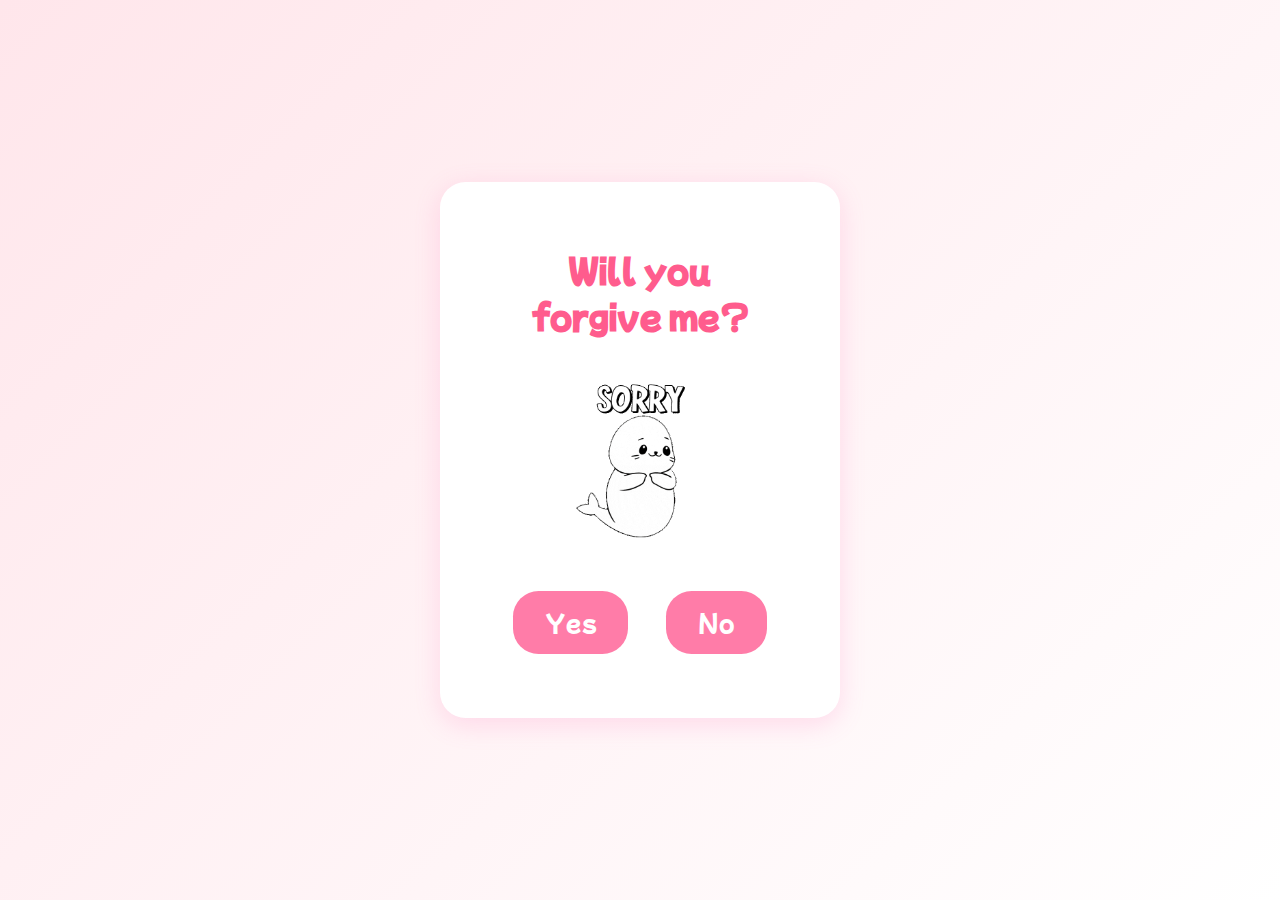
<file: index.html>
<!doctype html>
<html lang="en">
<head>
  <meta charset="utf-8">
  <meta name="viewport" content="width=device-width, initial-scale=1">
  <title>ดีกันนะงับ❤️</title>
  <link rel="stylesheet" href="styles.css">
</head>
<body>

  <!-- หน้าเดิมของ index -->
  <main id="page1" class="container">
    <section class="form-section">

      <h1>Will you forgive me?</h1>

      <img id="mainImage" src="sorry.gif" class="main-img">

      <div class="btn-row">
        <button id="btnYes" class="btn">Yes</button>
        <button id="btnNo" class="btn">No</button>
      </div>

    </section>
  </main>


  <!-- หน้าเดิมของ page1.html -->
  <main id="page2" class="container" style="display:none;">
    <div id="emoji-container"></div>

    <audio id="bgMusic" src="bgmusic.mp3" autoplay loop></audio>

    <section class="message-section">
      <img src="ily.gif" class="main-img">
      <h1>I knew you would forgive me!</h1>
      <p id="welcomeMessage"></p>
    </section>
  </main>

  <script src="script.js"></script>
</body>
</html>
</file>
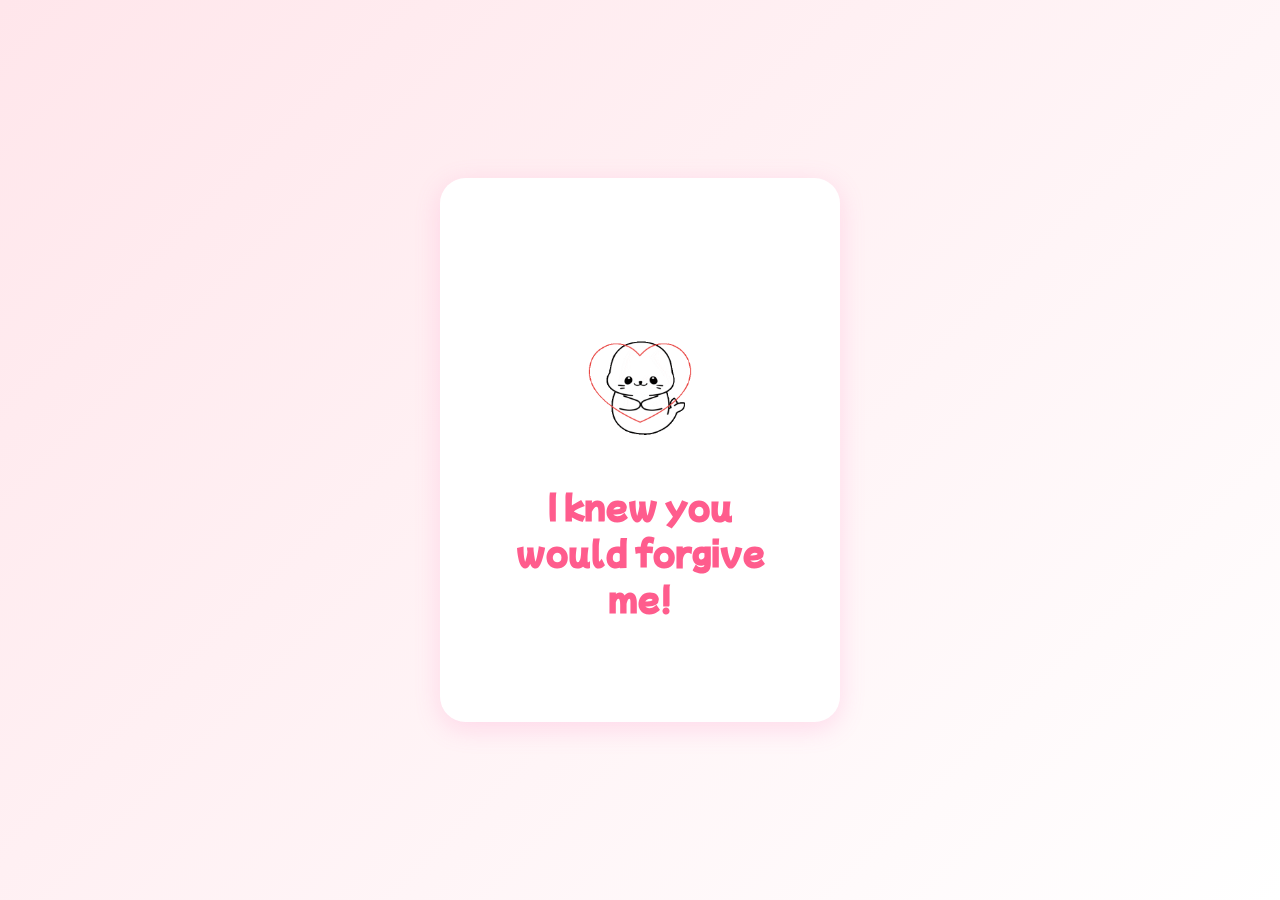
<file: page1.html>
<!doctype html>
<html lang="en">
<head>
  <meta charset="utf-8">
  <meta name="viewport" content="width=device-width, initial-scale=1">
  <title>❤️</title>
  <link rel="stylesheet" href="styles.css">
</head>
<body>

  <div id="emoji-container"></div>

  <audio id="bgMusic" src="bgmusic.mp3" autoplay loop></audio>

  <main class="container">
    <section class="message-section">

      <img src="ily.gif" class="main-img">

      <h1>I knew you would forgive me!</h1>
      <p id="welcomeMessage"></p>

    </section>
  </main>

  <script src="script.js"></script>
</body>
</html>
</file>
<file: styles.css>
@import url('https://fonts.googleapis.com/css2?family=Mochiy+Pop+One&display=swap');

* {
  box-sizing: border-box;
  margin: 0;
  padding: 0;
  font-family: 'Mochiy Pop One', sans-serif;
}

body {
  background: linear-gradient(135deg,#ffe6eb,#fff);
  display: flex;
  flex-direction: column;
  justify-content: center;
  align-items: center;
  min-height: 100vh;
  text-align: center;
  color: #333;
  overflow-x: hidden;
  padding: 2vw;
  position: relative;
}

/* container ของหน้า */
.container {
  background: white;
  border-radius: 2vw;
  box-shadow: 0 0.5vw 2vw rgba(255,105,180,0.2);
  padding: 5vw;
  width: 100%;
  max-width: 400px;
  position: relative;
  z-index: 10; /* ให้อยู่เหนือ emoji */
  animation: fadeIn 0.8s ease;
}

h1 {
  color: #ff5c8d;
  margin-bottom: 1vw;
  font-size: clamp(1.2rem, 4vw, 2rem);
}

p {
  color: #555;
  margin-bottom: 3vw;
  font-size: clamp(0.9rem, 3vw, 1.2rem);
}

/* ปุ่ม Yes/No */
.btn {
  background-color: #ff7ca8;
  color: white;
  border: none;
  padding: 1.2vw 2.5vw;
  border-radius: 2vw;
  font-size: clamp(1.1rem, 3.5vw, 1.4rem);
  cursor: pointer;
  transition: 0.3s;
}

.btn:hover {
  background-color: #ff5c8d;
  transform: translateY(-0.3vw);
}

/* emoji ลอยทั้งหน้า */
#emoji-container {
  position: fixed;
  inset: 0;
  pointer-events: none;
  overflow: hidden;
  z-index: 1;   /* หลัง container */
}

.emoji {
  position: absolute;
  top: -5vw;
  animation-name: fall;
  animation-timing-function: linear;
  animation-iteration-count: 1;
  font-size: clamp(1.5rem, 5vw, 3rem);
  user-select: none;
}

@keyframes fall {
  to {
    transform: translateY(100vh);
    opacity: 0;
  }
}

@keyframes fadeIn {
  from {opacity:0; transform:translateY(2vw);}
  to {opacity:1; transform:translateY(0);}
}

/* responsive */
@media(max-width:480px){
  body { padding:4vw; }
  .container {
    padding:5vw;
    max-width: 100%;
    border-radius: 4vw;
  }
}

/* รูป */
.main-img {
  width: 60%;
  max-width: 220px;
  margin: 3vw auto;
  display: block;
}

/* ปุ่ม Yes / No อยู่ข้างกัน */
.btn-row {
  display: flex;
  justify-content: center;
  gap: 3vw;
  margin-top: 4vw;
}

#btnYes {
  position: relative;
  z-index: 9999;
}
</file>
